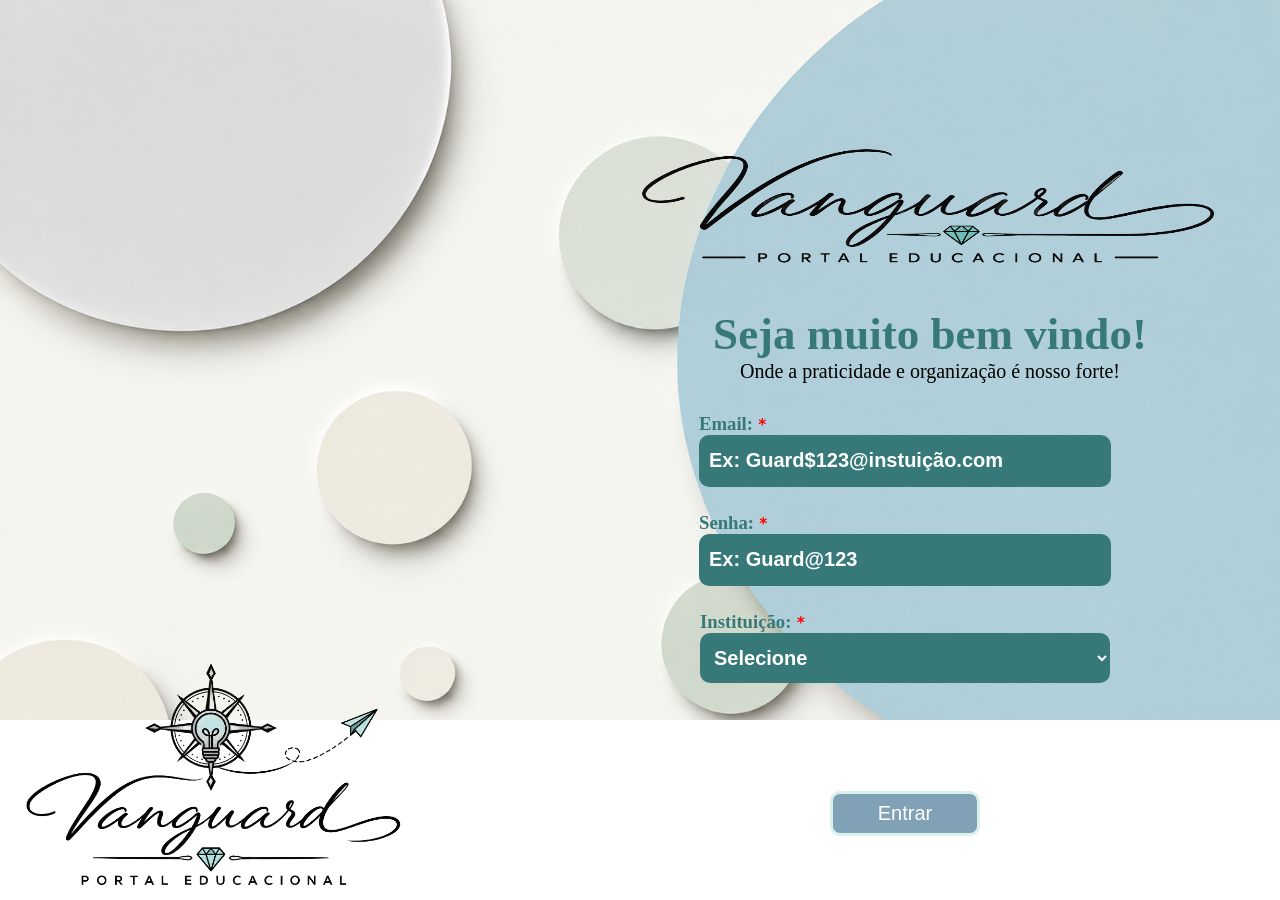
<file: frontend/index.html>
<!DOCTYPE html>
<html lang="pt-br">

<head>
    <meta charset="UTF-8">
    <meta name="viewport" content="width=device-width, initial-scale=1.0">
    <title>Document</title>
    <link rel="stylesheet" href="./css/style.css">
</head>

<body>

    <main>

        <div class="quadrado">
            <div class="Primeira_logo">
                <img class="img" src="./imagem/LOGO.png" alt="">
            </div>

            <div class="titulo">
                <div class="texto">
                    <h1>Seja muito bem vindo!</h1>
                    <p>Onde a praticidade e organização é nosso forte!</p>
                </div>
            </div>

            <div class="forms">

                <div class="espaco_forms">

                    <div class="primerio_input">
                        <h3>Email: <samp>*</samp></h3>
                        <input class="tamanho" type="email" placeholder="Ex: Guard$123@instuição.com">
                    </div>

                    <div class="primerio_input">
                        <h3>Senha: <samp>*</samp> </h3>
                        <input class="tamanho" type="password" placeholder="Ex: Guard@123">
                    </div>

                    <!-- <div class="primerio_input">
                        <h3>Instituição: <samp>*</samp></h3>
                        <input class="tamanho" type="text" placeholder="Selecione">
                    </div> -->

                    <div class="primerio_input">

                         <h3>Instituição: <samp>*</samp></h3>
                        <select class="tamanho_select" name="" id="">
                            <option value="Algo">Selecione</option>
                            <option value="Algo">Senai</option>
                            <option value="Algo">Sesi</option>
                            <option value="Algo">Viscondinho</option>
                        </select>


                    </div>


                </div>


                <div class="espaco_btn">
                    <button class="btn">Entrar</button>

                </div>



            </div>


        </div>

        <div class="segundo_quadrado">
            <img class="img_logo" src="./imagem/SEGUNDA_LOGO.png" alt="">
            
        </div>

    </main>

</body>

</html>
</file>
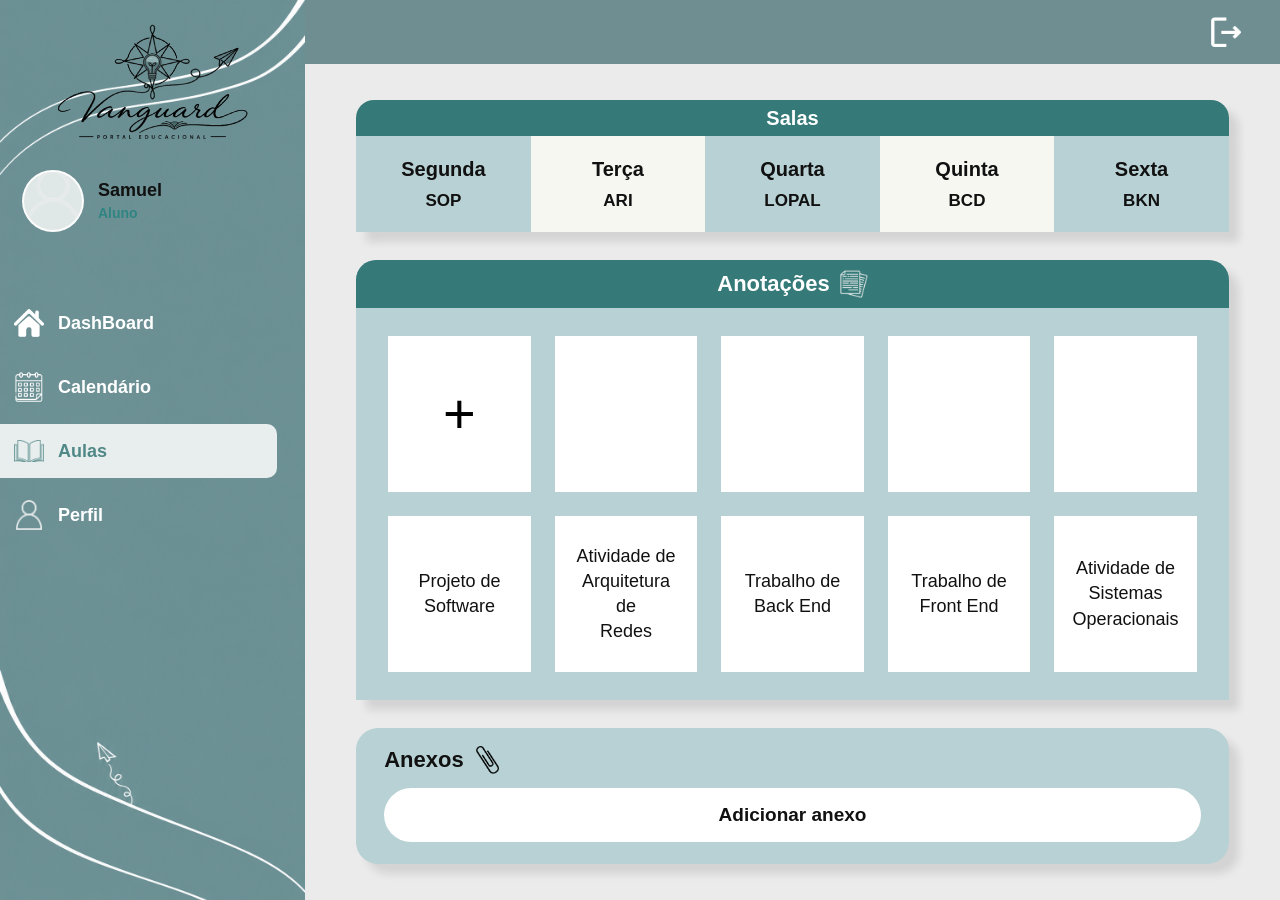
<file: frontend/aulas-aluno.html>
<!DOCTYPE html>
<html lang="pt-br">
<head>
    <meta charset="UTF-8">
    <meta name="viewport" content="width=device-width, initial-scale=1.0">
    <title>Aulas do aluno | Vanguard</title>
    <link rel="stylesheet" href="css/aulas-aluno.css">
</head>
<body>
    <div class="page-shell">
        <aside class="sidebar">
            <div class="brand-wrap">
                <img src="imagem/logo-maior.png" alt="Vanguard" class="brand-logo">
            </div>

            <div class="user-box">
                <div class="user-avatar">
                    <img src="imagem/perfil.png" alt="Samuel">
                </div>
                <div class="user-name-wrap">
                    <strong>Samuel</strong>
                    <span>Aluno</span>
                </div>
            </div>

            <nav class="side-nav" aria-label="Navegação principal">
                <a href="#" class="nav-item">
                    <img src="imagem/casa-branca.png" alt="" aria-hidden="true">
                    <span>DashBoard</span>
                </a>
                <a href="#" class="nav-item">
                    <img src="imagem/calendario-01.png" alt="" aria-hidden="true">
                    <span>Calendário</span>
                </a>
                <a href="#" class="nav-item active">
                    <img src="imagem/livro_01.png" alt="" aria-hidden="true">
                    <span>Aulas</span>
                </a>
                <a href="#" class="nav-item">
                    <img src="imagem/perfil.png" alt="" aria-hidden="true">
                    <span>Perfil</span>
                </a>
            </nav>
        </aside>

        <div class="main-column">
            <header class="topbar">
                <a href="#" class="logout" aria-label="Sair">
                    <img src="imagem/exit.png" alt="" aria-hidden="true">
                </a>
            </header>

            <main class="content-area">
                <div class="content-panel">
                    <h2 class="section-heading">Salas</h2>
                    <div class="room-tabs" aria-label="Salas">
                        <button class="tab">Segunda <span>SOP</span></button>
                        <button class="tab">Terça <span>ARI</span></button>
                        <button class="tab">Quarta <span>LOPAL</span></button>
                        <button class="tab">Quinta <span>BCD</span></button>
                        <button class="tab">Sexta <span>BKN</span></button>
                    </div>

                    <section class="notes-panel" aria-labelledby="anotacoes-title">
                        <h2 id="anotacoes-title"><span>Anotações</span><img src="imagem/anotacoes.png" alt="" aria-hidden="true"></h2>
                        <div class="notes-grid">
                            <article class="note-card add-card" aria-label="Adicionar anotação">
                                <span class="plus-sign">+</span>
                            </article>

                            <article class="note-card empty-card"></article>
                            <article class="note-card empty-card"></article>
                            <article class="note-card empty-card"></article>
                            <article class="note-card empty-card"></article>

                            <article class="note-card">
                                <p>Projeto de <br>Software</p>
                            </article>

                            <article class="note-card">
                                <p>Atividade de <br>Arquitetura de<br>Redes</p>
                            </article>

                            <article class="note-card">
                                <p>Trabalho de <br>Back End</p>
                            </article>

                            <article class="note-card">
                                <p>Trabalho de <br>Front End</p>
                            </article>

                            <article class="note-card">
                                <p>Atividade de <br>Sistemas<br>Operacionais</p>
                            </article>
                        </div>
                    </section>

                    <section class="attachments-panel" aria-labelledby="anexos-title">
                        <h2 id="anexos-title"><span>Anexos</span><img src="imagem/anexo.png" alt="" aria-hidden="true"></h2>
                        <button class="add-attachment" type="button">Adicionar anexo</button>
                    </section>
                </div>
            </main>
        </div>
    </div>
</body>
</html>
</file>
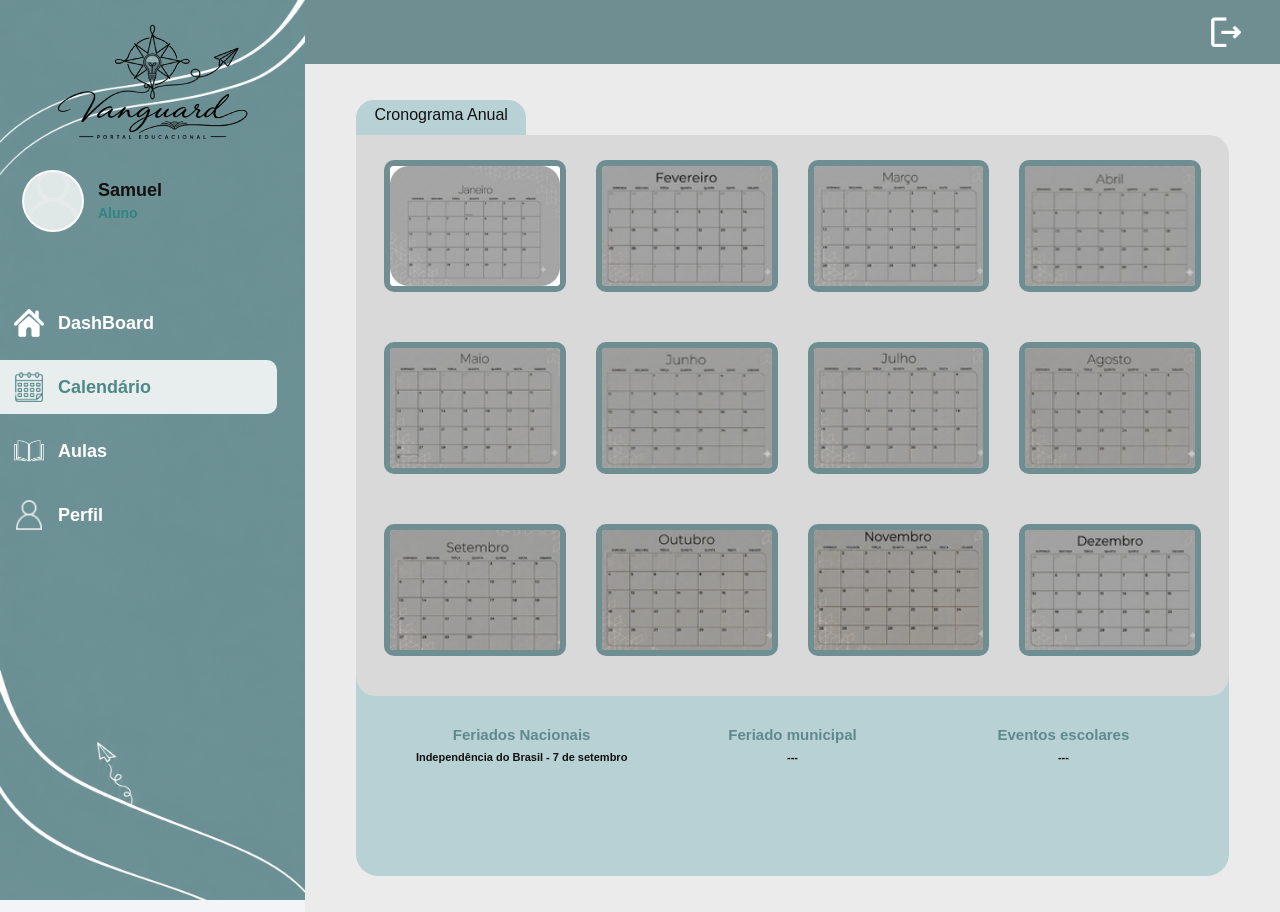
<file: frontend/calendario-aluno.html>
<!DOCTYPE html>
<html lang="pt-br">
<head>
    <meta charset="UTF-8">
    <meta name="viewport" content="width=device-width, initial-scale=1.0">
    <title>Calendário do aluno | Vanguard</title>
    <link rel="stylesheet" href="css/calendario-aluno.css">
</head>
<body>
    <div class="page-shell">
        <aside class="sidebar">
            <div class="brand-wrap">
                <img src="imagem/logo-maior.png" alt="Vanguard" class="brand-logo">
            </div>

            <div class="user-box">
                <div class="user-avatar">
                    <img src="imagem/perfil.png" alt="Samuel">
                </div>
                <div class="user-name-wrap">
                    <strong>Samuel</strong>
                    <span>Aluno</span>
                </div>
            </div>

            <nav class="side-nav" aria-label="Navegação principal">
                <a href="#" class="nav-item">
                    <img src="imagem/casa-branca.png" alt="" aria-hidden="true">
                    <span>DashBoard</span>
                </a>
                <a href="#" class="nav-item active">
                    <img src="imagem/calendario_01.png" alt="" aria-hidden="true">
                    <span>Calendário</span>
                </a>
                <a href="#" class="nav-item">
                    <img src="imagem/livro-branco.png" alt="" aria-hidden="true">
                    <span>Aulas</span>
                </a>
                <a href="#" class="nav-item">
                    <img src="imagem/perfil.png" alt="" aria-hidden="true">
                    <span>Perfil</span>
                </a>
            </nav>
        </aside>

        <div class="main-column">
            <header class="topbar">
                <a href="#" class="logout" aria-label="Sair">
                    <img src="imagem/exit.png" alt="" aria-hidden="true">
                </a>
            </header>

            <main class="content-area">
                <div class="caixa-top">Cronograma Anual</div>
                <div class="caixa-maior">
                    <div class="caixa-dentro"><img src="imagem/calendario-janeiro.png" alt="Janeiro"></div>
                    <div class="caixa-dentro"><img src="imagem/calendario-fevereiro.png" alt="Fevereiro"></div>
                    <div class="caixa-dentro"><img src="imagem/calendario-marco.png" alt="Março"></div>
                    <div class="caixa-dentro"><img src="imagem/calendario-abril.png" alt="Abril"></div>
                    <div class="caixa-dentro"><img src="imagem/calendario-maio.png" alt="Maio"></div>
                    <div class="caixa-dentro"><img src="imagem/calendario-junho.png" alt="Junho"></div>
                    <div class="caixa-dentro"><img src="imagem/calendario-julho.png" alt="Julho"></div>
                    <div class="caixa-dentro"><img src="imagem/calendario-agosto.png" alt="Agosto"></div>
                    <div class="caixa-dentro"><img src="imagem/calendario-setembro.png" alt="Setembro"></div>
                    <div class="caixa-dentro"><img src="imagem/calendario-outubro.png" alt="Outubro"></div>
                    <div class="caixa-dentro"><img src="imagem/calendario-novembro.png" alt="Novembro"></div>
                    <div class="caixa-dentro"><img src="imagem/calendario-dezembro.png" alt="Dezembro"></div>
                </div>
                <div class="caixa-baixo">
                    <div>
                        <h3>Feriados Nacionais</h3>
                        <p>Independência do Brasil - 7 de setembro</p>
                    </div>
                    <div>
                        <h3>Feriado municipal</h3>
                        <p>---</p>
                    </div>
                    <div>
                        <h3>Eventos escolares</h3>
                        <p>---</p>
                    </div>
                </div>
            </main>
        </div>
    </div>
</body>
</html>
</file>
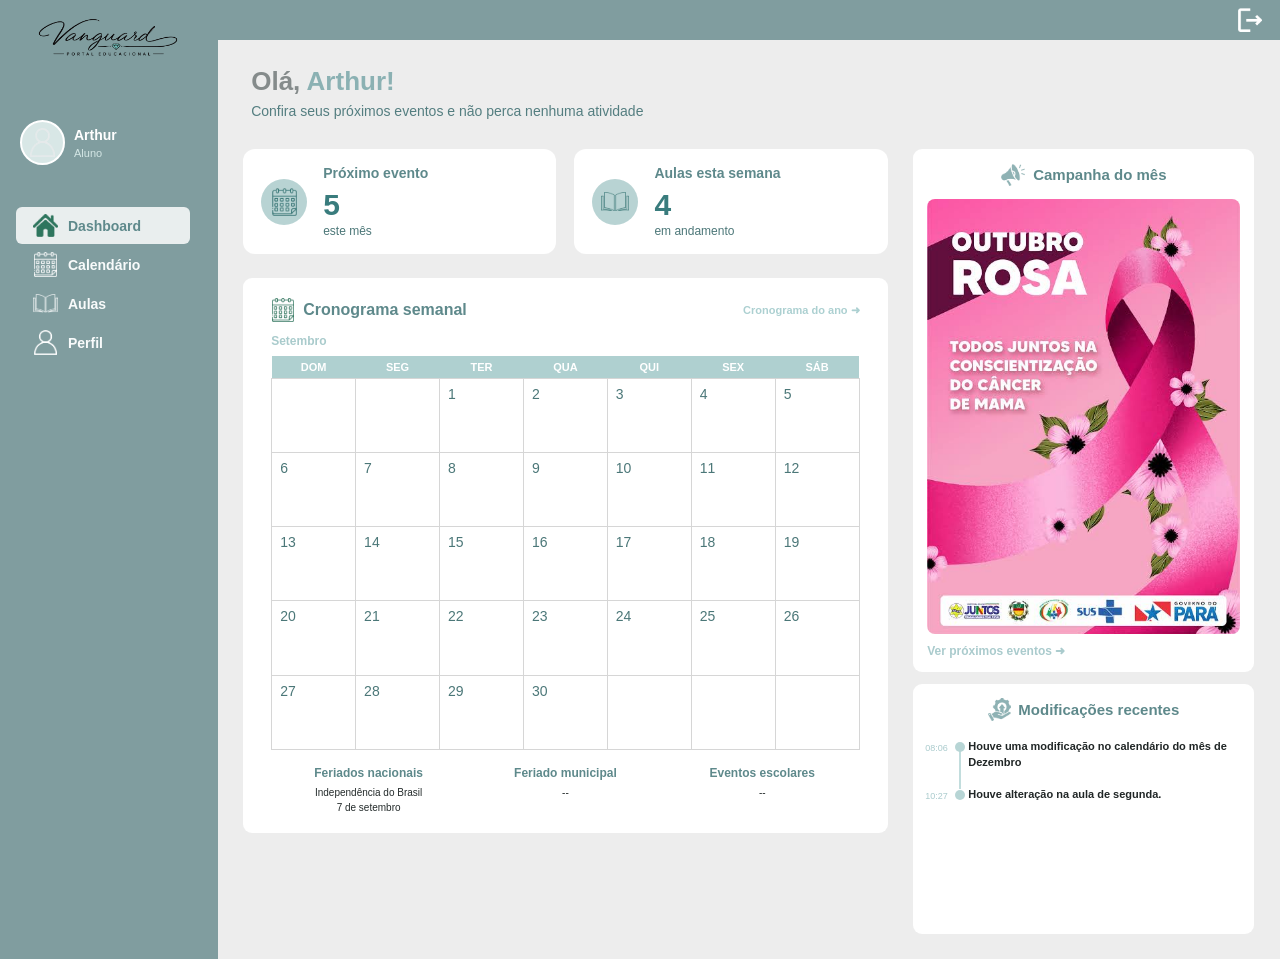
<file: frontend/dash-aluno.html>
<!DOCTYPE html>
<html lang="pt-br">

<head>
    <meta charset="UTF-8">
    <meta name="viewport" content="width=device-width, initial-scale=1.0">
    <title>Dashboard do aluno | Vanguard</title>
    <link rel="stylesheet" href="css/dash-aluno.css">
</head>

<body>
    <aside class="sidebar">
        <a class="brand" href="#inicio" aria-label="Vanguard, início">
            <img src="imagem/LOGO.png" alt="Vanguard, portal educacional">
        </a>

        <div class="student">
            <div class="student-avatar" aria-hidden="true"><img src="imagem/perfil.png" alt=""></div>
            <div>
                <strong>Arthur</strong>
                <span>Aluno</span>
            </div>
        </div>

        <nav class="navigation" aria-label="Navegação principal">
            <a class="active" href="#inicio"><img src="imagem/casa-verde.png" alt="">Dashboard</a>
            <a href="#calendario"><img src="imagem/calendario-verde.png" alt="">Calendário</a>
            <a href="#aulas"><img src="imagem/livro-branco.png" alt="">Aulas</a>
            <a href="#perfil"><img src="imagem/perfil.png" alt="">Perfil</a>
        </nav>
    </aside>

    <main class="page" id="inicio">
        <header class="topbar">
            <a class="logout" href="#sair" aria-label="Sair" title="Sair"><img src="imagem/exit.png" alt=""></a>
        </header>

        <div class="dashboard">
            <section class="welcome" aria-label="Boas-vindas">
                <h1>Olá, <span>Arthur!</span></h1>
                <p>Confira seus próximos eventos e não perca nenhuma atividade</p>
            </section>

            <div class="dashboard-grid">
                <div class="primary-column">
                    <section class="summary" aria-label="Resumo">
                        <article class="summary-card">
                            <div class="summary-icon"><img src="imagem/calendario_01.png" alt=""></div>
                            <div>
                                <h2>Próximo evento</h2>
                                <p class="summary-number">5</p>
                                <p class="summary-caption">este mês</p>
                            </div>
                        </article>
                        <article class="summary-card">
                            <div class="summary-icon"><img src="imagem/livro_01.png" alt=""></div>
                            <div>
                                <h2>Aulas esta semana</h2>
                                <p class="summary-number">4</p>
                                <p class="summary-caption">em andamento</p>
                            </div>
                        </article>
                    </section>

                    <section class="calendar-panel" id="calendario" aria-labelledby="calendar-title">
                        <div class="panel-heading">
                            <h2 id="calendar-title"><img src="imagem/calendario-verde.png" alt="">Cronograma semanal</h2>
                            <a href="#calendario">Cronograma do ano <span aria-hidden="true">➜</span></a>
                        </div>
                        <p class="month-label">Setembro</p>
                        <table class="calendar-grid" aria-label="Calendário de setembro de 2026">
                            <thead>
                                <tr>
                                    <th scope="col">Dom</th>
                                    <th scope="col">Seg</th>
                                    <th scope="col">Ter</th>
                                    <th scope="col">Qua</th>
                                    <th scope="col">Qui</th>
                                    <th scope="col">Sex</th>
                                    <th scope="col">Sáb</th>
                                </tr>
                            </thead>
                            <tbody>
                                <tr>
                                    <td class="empty" aria-hidden="true"></td>
                                    <td class="empty" aria-hidden="true"></td>
                                    <td><time datetime="2026-09-01">1</time></td>
                                    <td><time datetime="2026-09-02">2</time></td>
                                    <td><time datetime="2026-09-03">3</time></td>
                                    <td><time datetime="2026-09-04">4</time></td>
                                    <td><time datetime="2026-09-05">5</time></td>
                                </tr>
                                <tr>
                                    <td><time datetime="2026-09-06">6</time></td>
                                    <td><time datetime="2026-09-07">7</time></td>
                                    <td><time datetime="2026-09-08">8</time></td>
                                    <td><time datetime="2026-09-09">9</time></td>
                                    <td><time datetime="2026-09-10">10</time></td>
                                    <td><time datetime="2026-09-11">11</time></td>
                                    <td><time datetime="2026-09-12">12</time></td>
                                </tr>
                                <tr>
                                    <td><time datetime="2026-09-13">13</time></td>
                                    <td><time datetime="2026-09-14">14</time></td>
                                    <td><time datetime="2026-09-15">15</time></td>
                                    <td><time datetime="2026-09-16">16</time></td>
                                    <td><time datetime="2026-09-17">17</time></td>
                                    <td><time datetime="2026-09-18">18</time></td>
                                    <td><time datetime="2026-09-19">19</time></td>
                                </tr>
                                <tr>
                                    <td><time datetime="2026-09-20">20</time></td>
                                    <td><time datetime="2026-09-21">21</time></td>
                                    <td><time datetime="2026-09-22">22</time></td>
                                    <td><time datetime="2026-09-23">23</time></td>
                                    <td><time datetime="2026-09-24">24</time></td>
                                    <td><time datetime="2026-09-25">25</time></td>
                                    <td><time datetime="2026-09-26">26</time></td>
                                </tr>
                                <tr>
                                    <td><time datetime="2026-09-27">27</time></td>
                                    <td><time datetime="2026-09-28">28</time></td>
                                    <td><time datetime="2026-09-29">29</time></td>
                                    <td><time datetime="2026-09-30">30</time></td>
                                    <td class="empty" aria-hidden="true"></td>
                                    <td class="empty" aria-hidden="true"></td>
                                    <td class="empty" aria-hidden="true"></td>
                                </tr>
                            </tbody>
                        </table>
                        <div class="calendar-legend">
                            <div><strong>Feriados nacionais</strong><span>Independência do Brasil<br>7 de setembro</span></div>
                            <div><strong>Feriado municipal</strong><span>--</span></div>
                            <div><strong>Eventos escolares</strong><span>--</span></div>
                        </div>
                    </section>
                </div>

                <aside class="right-column" aria-label="Avisos e atualizações">
                    <section class="campaign-panel">
                        <h2><img src="imagem/comunicado.png" alt="">Campanha do mês</h2>
                        <img class="campaign-image" src="imagem/evento_01.jpg" alt="Campanha Setembro Amarelo">
                        <a class="campaign-link" href="#eventos">Ver próximos eventos <span aria-hidden="true">➜</span></a>
                    </section>

                    <section class="updates-panel" id="aulas">
                        <h2><img class="updates-icon" src="imagem/modificacoes.png" alt="">Modificações recentes</h2>
                        <ol class="updates-list">
                            <li><time datetime="08:06">08:06</time><p>Houve uma modificação no calendário do mês de Dezembro</p></li>
                            <li><time datetime="10:27">10:27</time><p>Houve alteração na aula de segunda.</p></li>
                        </ol>
                    </section>
                </aside>
            </div>
        </div>
    </main>
</body>
</html>
</file>
<file: frontend/css/style.css>
body {
    background-image: url(../imagem/Círculos\ pastel\ em\ camadas.png);
    background-repeat: no-repeat;
    background-size: cover;
}

.quadrado {
    height: 100%;
    width: 700px;
    /* background-color: #ff0100; */
    color: white;

    position: fixed;
    right: 0;
    /* margin: px; */
    margin-top: 0;
}

input, select {
    padding-left: 10px;
    color: white;            
    font-family: Arial;     
    font-size: 18px;        
    font-weight: bold;       
}



.Primeira_logo {
    height: 200px;
    width: 100%;
    margin-top: 100px;

    /* background-color: rgb(218, 123, 0); */
    display: flex;
    justify-content: center;
    align-items: center;
}

.img {
    height: 150px;
    width: 600px;
}

.texto {
    display: flex;
    justify-content: center;
    align-items: center;
    flex-direction: column;
    gap: 0;

}

.texto h1 {
    margin: 0;
    font-size: 45px;
    font-family: Georgia, 'Times New Roman', Times, serif;
    color: #377979;
}

.texto p {
    margin: 0;
    font-size: 20px;
    color: black;
}

.forms {
    margin-top: 15px;
    height: 600px;
    width: 650px;
    /* background-color: blueviolet; */
    display: flex;
    /* justify-content: center; */
    flex-direction: column;
    /* align-items: center; */
    gap: 25px;

}


.espaco_forms {
    height: 300px;
    width: 100%;
    display: flex;
    justify-content: center;
    align-items: center;
    flex-direction: column;
    gap: 25px;
    /* background-color: aqua; */
}

.primerio_input {
    display: flex;
    /* justify-content: center; */
    /* align-items: center; */
    flex-direction: column;
}

.primerio_input h3 {
    margin: 0;
}

.tamanho {
    height: 50px;
    width: 400px;
    border-radius: 10px;
    border: none;
    background-color: #377979;
}

.espaco_btn {
    display: flex;
    justify-content: center;
    align-items: center;
    margin-top: 40px;
    height: 100px;
    width: 100%;
    /* background-color: aqua; */
}

.btn {
    height: 45px;
    width: 150px;
    border-radius: 10px;
    border: none;
    font-size: 20px;
    color: white;
    background-color: rgb(128, 161, 182);
    cursor: pointer;
    transition: 0.3s;
    border: solid 3px rgb(219, 241, 238);
}

.btn:hover{
    background-color: #377979;
    color:white;


}

::placeholder {
    color: white;
    font-size: 20px;
    display: flex;
    justify-content: center;
}

h3 {
    color: #377979;
}

samp {
    color: red;
}

.tamanho_select {
    height: 50px;
    width: 410px;
    border-radius: 10px;
    border: none;
    background-color: #377979;
    color: white;
    font-size: 20px;
}

.segundo_quadrado {
    position: fixed;
    bottom: 0;
    left: 0;
    height: 500px;
    width: 500px;
    /* background-color: black; */

    display: flex;
    align-items: center;

}

.img_logo{
    margin-left: 11px;
    margin-top: 250px;
    /* height: 200px; */
    width: 400px;
}
</file>
<file: frontend/css/aulas-aluno.css>
:root {
    --frame-bg: #f3f4f8;
    --bg: #ebebeb;
    --sidebar-bg: #6e8e92;
    --teal-dark: #357a78;
    --teal-light: #b7d1d4;
    --cream: #f7f7f2;
    --line: #1f1f1f;
    --text: #111;
    --white: #fff;
}

* {
    box-sizing: border-box;
    margin: 0;
    padding: 0;
}

html,
body {
    min-height: 100%;
}

body {
    background: var(--frame-bg);
    color: var(--text);
    font-family: "Open Sans", "Segoe UI", Tahoma, sans-serif;
}

img {
    display: block;
    max-width: 100%;
}

button {
    font: inherit;
}

.page-shell {
    display: flex;
    min-height: 100vh;
}

.sidebar {
    background-image: url("../imagem/sidebar-user-1.png");
    background-size: cover;
    position: relative;
    width: 305px;
    flex-shrink: 0;
    padding: 16px 0 24px;
    overflow: hidden;
}

.sidebar::before,
.sidebar::after {
    /* content: "";
    position: absolute;
    border: 2px solid rgba(255, 255, 255, 0.55);
    border-radius: 50%;
    pointer-events: none; */
}

.sidebar::before {
    /* width: 360px;
    height: 300px;
    left: -150px;
    bottom: -90px;
    transform: rotate(-18deg); */
}

.sidebar::after {
    /* width: 300px;
    height: 260px;
    right: -120px;
    top: -140px;
    transform: rotate(20deg);
    border-color: rgba(255, 255, 255, 0.7); */
}

.brand-wrap {
    position: relative;
    z-index: 1;
    display: flex;
    align-items: center;
    justify-content: center;
    min-height: 130px;
}

.brand-logo {
    width: 190px;
    height: auto;
}

.user-box {
    position: relative;
    z-index: 1;
    display: flex;
    align-items: center;
    gap: 14px;
    margin-top: 24px;
    padding: 0 22px;
}

.user-avatar {
    width: 62px;
    height: 62px;
    flex-shrink: 0;
    border-radius: 50%;
    overflow: hidden;
    background: #dfe8e6;
    border: 2px solid rgba(255, 255, 255, 0.9);
}

.user-avatar img {
    width: 100%;
    height: 100%;
    object-fit: cover;
}

.user-name-wrap {
    display: flex;
    flex-direction: column;
    gap: 6px;
}

.user-name-wrap strong {
    color: #111;
    font-size: 18px;
    font-weight: 700;
    line-height: 1;
}

.user-name-wrap span {
    color: #2f8582;
    font-size: 14px;
    font-weight: 700;
}

.side-nav {
    position: relative;
    z-index: 1;
    display: flex;
    flex-direction: column;
    gap: 10px;
    margin-top: 64px;
}

.nav-item {
    display: flex;
    align-items: center;
    gap: 14px;
    min-height: 54px;
    margin-right: 28px;
    padding: 0 14px;
    border-radius: 0 8px 8px 0;
    color: var(--white);
    text-decoration: none;
    font-size: 18px;
    font-weight: 700;
}

.nav-item:hover {
    display: flex;
    align-items: center;
    gap: 14px;
    min-height: 54px;
    margin-right: 28px;
    padding: 0 14px;
    border-radius: 0 8px 8px 0;
    color: var(--white);
    background: rgba(255, 255, 255, 0.2);
    text-decoration: none;
    font-size: 18px;
    font-weight: 700;
}

.nav-item img {
    width: 30px;
    height: 30px;
    object-fit: contain;
    flex-shrink: 0;
}

.nav-item.active {
    background: #e8eeee;
    color: #4f8886;
    border-radius: 0px 10px 10px 0px;
}

.main-column {
    flex: 1;
    min-width: 0;
    min-height: 100vh;
    display: flex;
    flex-direction: column;
}

.topbar {
    height: 64px;
    flex-shrink: 0;
    background: var(--sidebar-bg);
    display: flex;
    align-items: center;
    justify-content: flex-end;
    padding: 0 32px;
}

.logout {
    display: flex;
    align-items: center;
    justify-content: center;
    width: 44px;
    height: 44px;
}

.logout img {
    width: 30px;
    height: 30px;
    object-fit: contain;
}

.content-area {
    flex: 1;
    min-width: 0;
    display: flex;
    background: var(--bg);
    padding: clamp(24px, 4vh, 48px) clamp(24px, 4vw, 64px);
}

.content-panel {
    width: 100%;
    min-height: 100%;
    display: flex;
    flex-direction: column;
}

.section-heading {
    width: 100%;
    min-height: 36px;
    margin: 0 auto;
    background: var(--teal-dark);
    color: var(--white);
    font-size: 20px;
    font-weight: 700;
    line-height: 36px;
    text-align: center;
    border-radius: 18px 18px 0 0;
    box-shadow: 10px 10px 8px rgba(0, 0, 0, 0.1);
}

.room-tabs {
    display: grid;
    grid-template-columns: repeat(5, minmax(0, 1fr));
    width: 100%;
    margin: 0 auto 28px;
    box-shadow: 10px 10px 8px rgba(0, 0, 0, 0.1);
}

.tab {
    appearance: none;
    border: 0;
    background: var(--teal-light);
    color: var(--text);
    font-weight: 700;
    font-size: 20px;
    min-height: 96px;
    padding: 10px;
    display: flex;
    flex-direction: column;
    justify-content: center;
    align-items: center;
    gap: 10px;
    cursor: pointer;
}

.tab:last-child {
    border-right: 0;
}

.tab:nth-child(even) {
    background: var(--cream);
}

.tab span {
    display: block;
    font-size: 17px;
}

.notes-panel {
    width: 100%;
    flex: 1;
    display: flex;
    flex-direction: column;
    margin: 0 auto;
    background: var(--teal-light);
    border-radius: 20px 20px 0 0;
    overflow: hidden;
    box-shadow: 10px 10px 8px rgba(0, 0, 0, 0.1);
}

.notes-panel h2,
.attachments-panel h2 {
    display: flex;
    align-items: center;
    gap: 10px;
    color: var(--text);
    font-size: 22px;
    font-weight: 600;
    line-height: 1;
}

.notes-panel h2 {
    justify-content: center;
    min-height: 48px;
    background: var(--teal-dark);
    color: var(--white);
}

.notes-panel h2 img,
.attachments-panel h2 img {
    width: 28px;
    height: 28px;
    object-fit: contain;
}

.notes-grid {
    flex: 1;
    display: grid;
    grid-template-columns: repeat(5, minmax(0, 1fr));
    grid-auto-rows: minmax(130px, 1fr);
    gap: 24px;
    padding: 28px 32px;
}

.note-card {
    display: flex;
    align-items: center;
    justify-content: center;
    min-height: 130px;
    background: var(--white);
    color: var(--text);
    text-align: center;
    padding: 16px;
    font-size: 18px;
    line-height: 1.4;
    border: 0;
}

.note-card.add-card { width:100%; font-family:inherit; cursor:pointer; }
.note-card.saved-note { position:relative; flex-direction:column; align-items:stretch; justify-content:flex-start; gap:8px; overflow:hidden; text-align:left; }
.saved-note > strong { overflow-wrap:anywhere; color:var(--teal-dark); font-size:16px; }
.saved-note > p { flex:1; overflow:auto; overflow-wrap:anywhere; white-space:normal; font-size:14px; }
.saved-note > small { color:#607675; font-size:11px; }
.note-actions { display:flex; align-items:center; justify-content:flex-end; gap:8px; }
.note-actions form { margin:0; }
.note-actions button { padding:4px 8px; border:0; border-radius:6px; background:#e6eeee; color:#315f60; font-size:12px; font-weight:700; cursor:pointer; }
.note-actions .note-delete { background:#f8e5e5; color:#8c3333; }
.note-dialog { position:fixed; inset:50% auto auto 50%; transform:translate(-50%,-50%); width:min(520px,calc(100vw - 32px)); max-width:none; max-height:calc(100vh - 32px); margin:0; padding:0; overflow:auto; border:0; border-radius:18px; background:#fff; color:var(--text); box-shadow:0 22px 70px rgba(16,47,46,.32); }
.note-dialog[open] { display:block; }
.note-dialog::backdrop { background:#14282799; backdrop-filter:blur(3px); }
.note-form { display:grid; gap:9px; padding:26px; }
.note-form h3 { margin:-26px -26px 12px; padding:20px 26px; border-bottom:1px solid #e0ebea; background:linear-gradient(135deg,#edf6f5,#fff); color:var(--teal-dark); font-size:21px; }
.note-form label { color:#365251; font-size:14px; font-weight:700; }
.note-form input,.note-form textarea { width:100%; padding:11px 12px; border:1px solid #c8d7d6; border-radius:8px; background:#fbfdfd; color:var(--text); font:inherit; }
.note-form textarea { resize:vertical; }
.note-form-actions { display:flex; justify-content:flex-end; gap:10px; margin-top:8px; }
.note-form-actions button { min-height:40px; padding:0 14px; border:0; border-radius:8px; background:var(--teal-dark); color:#fff; font-weight:700; cursor:pointer; }
.note-form-actions .dialog-cancelar { background:#e8eeee; color:#315f60; }
.actions-feedback { margin:0 0 12px; padding:10px 14px; border-radius:8px; }
.actions-feedback.sucesso { background:#e2f3e7; color:#216b3b; }
.actions-feedback.erro { background:#f9e7e7; color:#8c3333; }

.note-card:hover {
    display: flex;
    align-items: center;
    justify-content: center;
    min-height: 130px;
    background: #ffffffc4;
    color: var(--text);
    text-align: center;
    padding: 16px;
    font-size: 18px;
    line-height: 1.4;
    cursor: pointer;
}

.note-card:active {
    display: flex;
    align-items: center;
    justify-content: center;
    min-height: 130px;
    background: #ffffffc4;
    color: var(--text);
    text-align: center;
    padding: 16px;
    font-size: 18px;
    line-height: 1.4;
    cursor: pointer;
}

.note-card.saved-note:hover,.note-card.saved-note:active { align-items:stretch; justify-content:flex-start; background:var(--white); text-align:left; cursor:default; }


.note-card p {
    max-width: 100%;
}

.plus-sign {
    font-size: 56px;
    line-height: 1;
    font-weight: 500;
    color: #000;
}

.attachments-panel {
    width: 100%;
    margin: 28px auto 0;
    background: var(--teal-light);
    box-shadow: 10px 10px 8px rgba(0, 0, 0, 0.1);
    border-radius: 22px;
    padding: 16px 28px 22px;
}

.attachments-panel h2 {
    min-height: 32px;
}

.add-attachment {
    display: block;
    width: 100%;
    min-height: 54px;
    margin-top: 12px;
    background: var(--white);
    border: 0;
    border-radius: 28px;
    color: var(--text);
    font-size: 19px;
    font-weight: 700;
    cursor: pointer;
}

.add-attachment:hover { background:#f4fbfa; color:var(--teal-dark); }
.attachment-help { display:block; margin-top:8px; color:#506968; text-align:center; font-size:12px; }
.attachment-list { display:grid; gap:8px; margin:14px 0 0; padding:0; list-style:none; }
.attachment-item { display:flex; align-items:center; justify-content:space-between; gap:12px; min-width:0; padding:10px 14px; border-radius:10px; background:#fff; }
.attachment-item > a { display:flex; min-width:0; flex:1; align-items:center; justify-content:space-between; gap:12px; color:#315f60; font-weight:700; text-decoration:none; overflow-wrap:anywhere; }
.attachment-item > a:hover { text-decoration:underline; }
.attachment-item small { flex:0 0 auto; color:#687978; font-size:11px; font-weight:400; }
.attachment-item form { margin:0; }
.attachment-item button { width:30px; height:30px; border:0; border-radius:50%; background:#f8e5e5; color:#8c3333; font-size:20px; cursor:pointer; }
.attachments-empty { margin-top:14px; color:#506968; text-align:center; font-size:13px; }

@media (max-width: 980px) {
    .sidebar {
        width: 210px;
    }

    .nav-item {
        font-size: 16px;
    }

    .notes-grid {
        grid-template-columns: repeat(3, minmax(0, 1fr));
    }

    .room-tabs {
        grid-template-columns: repeat(5, minmax(100px, 1fr));
        overflow-x: auto;
    }
}

@media (max-width: 700px) {
    .page-shell {
        flex-direction: column;
    }

    .sidebar {
        width: 100%;
        padding: 10px 16px 16px;
    }

    .brand-wrap {
        min-height: 78px;
    }

    .brand-logo {
        width: 140px;
    }

    .user-box {
        position: absolute;
        top: 16px;
        right: 12px;
        margin: 0;
        padding: 0;
    }

    .user-avatar {
        width: 46px;
        height: 46px;
    }

    .user-name-wrap strong {
        font-size: 15px;
    }

    .user-name-wrap span {
        font-size: 12px;
    }

    .side-nav {
        display: grid;
        grid-template-columns: repeat(4, minmax(0, 1fr));
        gap: 6px;
        margin-top: 10px;
    }

    .nav-item {
        justify-content: center;
        gap: 6px;
        min-height: 48px;
        margin: 0;
        padding: 4px;
        border-radius: 8px;
        font-size: 13px;
    }

    .nav-item img {
        width: 24px;
        height: 24px;
    }

    .main-column {
        min-height: auto;
    }

    .topbar {
        height: 52px;
    }

    .content-area {
        min-height: calc(100vh - 230px);
        padding: 20px 16px 24px;
    }

    .content-panel {
        min-height: 0;
    }

    .section-heading {
        font-size: 18px;
    }

    .room-tabs {
        grid-template-columns: repeat(2, minmax(0, 1fr));
        overflow: visible;
        margin-bottom: 20px;
    }

    .tab {
        min-height: 78px;
        border-bottom: 2px solid var(--line);
        font-size: 17px;
    }

    .tab span {
        font-size: 15px;
    }

    .notes-panel {
        flex: none;
    }

    .notes-grid {
        grid-template-columns: repeat(2, minmax(0, 1fr));
        grid-auto-rows: minmax(120px, auto);
        gap: 14px;
        padding: 18px;
    }

    .note-card {
        min-height: 120px;
        padding: 12px;
        font-size: 16px;
    }

    .attachments-panel {
        margin-top: 20px;
        padding: 14px 18px 18px;
    }

    .attachments-panel h2,
    .notes-panel h2 {
        font-size: 19px;
    }
}

@media (max-width: 420px) {
    .user-box {
        right: 6px;
    }

    .user-name-wrap {
        display: none;
    }

    .content-area {
        padding-right: 12px;
        padding-left: 12px;
    }

    .notes-grid {
        padding: 14px;
        gap: 10px;
    }
}
</file>
<file: frontend/css/calendario-aluno.css>
:root {
    --frame-bg: #f3f4f8;
    --bg: #ebebeb;
    --sidebar-bg: #6e8e92;
    --teal-dark: #357a78;
    --teal-light: #b7d1d4;
    --cream: #f7f7f2;
    --line: #1f1f1f;
    --text: #111;
    --white: #fff;
}

* {
    box-sizing: border-box;
    margin: 0;
    padding: 0;
}

html,
body {
    min-height: 100%;
}

body {
    background: var(--frame-bg);
    color: var(--text);
    font-family: "Open Sans", "Segoe UI", Tahoma, sans-serif;
}

img {
    display: block;
    max-width: 100%;
}

button {
    font: inherit;
}

.page-shell {
    display: flex;
    min-height: 100vh;
}

.caixa-top {
    width: 170px;
    height: 35px;
    padding-top: 6px;
    font-size: 16px;
    text-align: center;
    border-radius: 18px 18px 0 0;
    background-color: var(--teal-light);
}

.caixa-maior {
    position: relative;
    z-index: 1;
    display: grid;
    grid-template-columns: repeat(4, minmax(0, 1fr));
    gap: 50px 30px;
    padding: 25px 28px 40px;
    background-color: #d9d9d9;
    border-radius: 0 20px 20px 20px;
}

.caixa-dentro {
    aspect-ratio: 11 / 8;
    border: 6px solid var(--sidebar-bg);
    border-radius: 10px;
    overflow: hidden;
    background-color: #bdbdbd;
    cursor: pointer;
}

.caixa-dentro img {
    width: 100%;
    height: 100%;
    object-fit: cover;
}

.month-card { position:relative; display:block; }
.month-card:hover,.month-card:focus-visible { outline:4px solid #357a78; outline-offset:2px; }
.month-event-count { position:absolute; right:8px; bottom:8px; padding:5px 9px; border-radius:20px; background:#173d3ddd; color:#fff; font-size:11px; font-weight:700; }
.month-detail-heading { width:100%; height:auto; padding:12px 18px; border-radius:14px; color:#fff; font-size:20px; font-weight:700; text-align:left; }
.month-detail-toolbar { display:flex; align-items:center; justify-content:center; gap:24px; margin:18px auto 8px; color:#315f60; font-size:22px; font-weight:700; }
.month-detail-toolbar a { display:grid; width:40px; height:40px; place-items:center; border-radius:50%; background:#d8e8e7; color:#315f60; font-size:30px; line-height:1; text-decoration:none; }
.month-detail-toolbar a:hover { background:#357a78; color:#fff; }
.calendar-back { display:inline-block; margin:0 0 18px; color:#357a78; font-weight:700; text-decoration:none; }
.calendar-back:hover { text-decoration:underline; }
.month-detail-layout { display:grid; grid-template-columns:minmax(0,1.6fr) minmax(250px,.9fr); gap:20px; align-items:start; }
.month-detail-calendar,.month-events-panel,.annual-agenda { padding:18px; border-radius:16px; background:#fff; box-shadow:0 8px 22px rgba(20,61,60,.08); }
.student-month-grid { width:100%; border-collapse:collapse; table-layout:fixed; text-align:center; }
.student-month-grid th { height:40px; background:#357a78; color:#fff; font-size:13px; }
.student-month-grid td { height:88px; padding:7px; border:1px solid #dce7e6; color:#315f60; text-align:left; vertical-align:top; }
.student-month-grid td.empty { background:#f6f8f8; }
.student-month-grid td.has-events { background:#edf6f5; }
.student-month-grid td.has-holiday { box-shadow:inset 0 3px #dc9a54; }
.student-month-grid td time { display:inline-flex; min-width:25px; height:25px; align-items:center; justify-content:center; border-radius:50%; font-weight:700; }
.day-event-count { display:block; margin-top:8px; color:#357a78; font-size:11px; font-weight:700; }
.month-events-panel h2,.annual-agenda h2 { margin:0 0 14px; color:#315f60; font-size:18px; }
.month-events-panel ul,.annual-agenda ul { display:grid; gap:9px; margin:0; padding:0; list-style:none; }
.calendar-event { display:grid; grid-template-columns:minmax(75px,auto) 1fr; gap:10px; padding:11px; border:1px solid #e2ebea; border-radius:10px; background:#fbfdfd; }
.calendar-event.holiday-event { border-left:4px solid #dc9a54; }
.calendar-event time { color:#357a78; font-size:12px; font-weight:700; white-space:nowrap; }
.calendar-event strong { display:block; color:#263f3e; font-size:14px; }
.calendar-event p,.calendar-event small { display:block; margin:4px 0 0; color:#617472; font-size:12px; line-height:1.45; }
.calendar-empty,.calendar-loading { color:#657977; font-size:14px; }
.annual-agenda { margin-top:20px; }
.calendar-error { margin-top:14px; padding:10px 14px; border-radius:9px; background:#fae8e8; color:#8c3333; }
.dashboard-month-events { margin-top:14px; }
.dashboard-month-events h3 { margin-bottom:8px; color:#357a78; font-size:13px; }
.dashboard-month-events ul { display:grid; gap:5px; max-height:130px; overflow:auto; padding:0; list-style:none; }
.dashboard-month-events .calendar-event { grid-template-columns:75px 1fr; padding:7px 9px; }
.dashboard-month-events .calendar-event p,.dashboard-month-events .calendar-event small { display:none; }
.calendar-grid td.has-events { background:#edf6f5; }
.calendar-grid td.has-holiday { box-shadow:inset 0 3px #dc9a54; }
.event-pill { display:block; overflow:hidden; margin:1px 4px; padding:2px 4px; border-radius:4px; background:#d8e8e7; color:#315f60; font-size:9px; line-height:1.2; text-overflow:ellipsis; white-space:nowrap; }
.calendar-grid td.has-holiday .event-pill { background:#f7e8d7; color:#754a21; }
.dashboard .calendar-panel .month-label { text-transform:capitalize; }

@media (max-width: 900px) {
    .month-detail-layout { grid-template-columns:1fr; }
    .month-events-panel ul { grid-template-columns:repeat(2,minmax(0,1fr)); }
}
@media (max-width: 700px) {
    .caixa-maior { gap:16px; padding:18px; }
    .month-detail-calendar { padding:8px; }
    .student-month-grid th { height:32px; font-size:11px; }
    .student-month-grid td { height:60px; padding:4px; }
    .day-event-count { font-size:9px; }
    .month-events-panel ul { grid-template-columns:1fr; }
}

.caixa-baixo {
    display: grid;
    grid-template-columns: repeat(3, 1fr);
    gap: 20px;
    margin-top: -20px;
    min-height: 200px;
    padding: 50px 40px 30px;
    text-align: center;
    border-radius: 0 0 22px 22px;
    background-color: var(--teal-light);
}

.caixa-baixo h3 {
    margin-bottom: 8px;
    color: #5f8a8c;
    font-size: 15px;
    font-weight: 600;
}

.caixa-baixo p {
    font-size: 11px;
    font-weight: 700;
}

.sidebar {
    background-image: url("../imagem/sidebar-user-1.png");
    background-size: cover;
    position: fixed;
    top: 0;
    left: 0;
    height: 100vh;
    z-index: 20;
    width: 305px;
    flex-shrink: 0;
    padding: 16px 0 24px;
    overflow: hidden;
}

.sidebar::before,
.sidebar::after {
    /* content: "";
    position: absolute;
    border: 2px solid rgba(255, 255, 255, 0.55);
    border-radius: 50%;
    pointer-events: none; */
}

.sidebar::before {
    /* width: 360px;
    height: 300px;
    left: -150px;
    bottom: -90px;
    transform: rotate(-18deg); */
}

.sidebar::after {
    /* width: 300px;
    height: 260px;
    right: -120px;
    top: -140px;
    transform: rotate(20deg);
    border-color: rgba(255, 255, 255, 0.7); */
}

.brand-wrap {
    position: relative;
    z-index: 1;
    display: flex;
    align-items: center;
    justify-content: center;
    min-height: 130px;
}

.brand-logo {
    width: 190px;
    height: auto;
}

.user-box {
    position: relative;
    z-index: 1;
    display: flex;
    align-items: center;
    gap: 14px;
    margin-top: 24px;
    padding: 0 22px;
}

.user-avatar {
    width: 62px;
    height: 62px;
    flex-shrink: 0;
    border-radius: 50%;
    overflow: hidden;
    background: #dfe8e6;
    border: 2px solid rgba(255, 255, 255, 0.9);
}

.user-avatar img {
    width: 100%;
    height: 100%;
    object-fit: cover;
}

.user-name-wrap {
    display: flex;
    flex-direction: column;
    gap: 6px;
}

.user-name-wrap strong {
    color: #111;
    font-size: 18px;
    font-weight: 700;
    line-height: 1;
}

.user-name-wrap span {
    color: #2f8582;
    font-size: 14px;
    font-weight: 700;
}

.side-nav {
    position: relative;
    z-index: 1;
    display: flex;
    flex-direction: column;
    gap: 10px;
    margin-top: 64px;
}

.nav-item {
    display: flex;
    align-items: center;
    gap: 14px;
    min-height: 54px;
    margin-right: 28px;
    padding: 0 14px;
    border-radius: 0 8px 8px 0;
    color: var(--white);
    text-decoration: none;
    font-size: 18px;
    font-weight: 700;
}

.nav-item:hover {
    display: flex;
    align-items: center;
    gap: 14px;
    min-height: 54px;
    margin-right: 28px;
    padding: 0 14px;
    border-radius: 0 8px 8px 0;
    color: var(--white);
    background: rgba(255, 255, 255, 0.2);
    text-decoration: none;
    font-size: 18px;
    font-weight: 700;
}

.nav-item img {
    width: 30px;
    height: 30px;
    object-fit: contain;
    flex-shrink: 0;
}

.nav-item.active {
    background: #e8eeee;
    color: #4f8886;
    border-radius: 0px 10px 10px 0px;
}

.main-column {
    margin-left: 305px;
    padding-top: 64px;
    flex: 1;
    min-width: 0;
    min-height: 100vh;
    display: flex;
    flex-direction: column;
}

.topbar {
    position: fixed;
    top: 0;
    left: 305px;
    right: 0;
    z-index: 10;
    height: 64px;
    flex-shrink: 0;
    background: var(--sidebar-bg);
    display: flex;
    align-items: center;
    justify-content: flex-end;
    padding: 0 32px;
}

.logout {
    display: flex;
    align-items: center;
    justify-content: center;
    width: 44px;
    height: 44px;
}

.logout img {
    width: 30px;
    height: 30px;
    object-fit: contain;
}

.content-area {
    flex: 1;
    min-width: 0;
    display: flex;
    flex-direction: column;
    background: var(--bg);
    padding: clamp(24px, 4vh, 48px) clamp(24px, 4vw, 64px);
}

.content-panel {
    width: 100%;
    min-height: 100%;
    display: flex;
    flex-direction: column;
}

.section-heading {
    width: 100%;
    min-height: 36px;
    margin: 0 auto;
    background: var(--teal-dark);
    color: var(--white);
    font-size: 20px;
    font-weight: 700;
    line-height: 36px;
    text-align: center;
    border-radius: 18px 18px 0 0;
    box-shadow: 10px 10px 8px rgba(0, 0, 0, 0.1);
}

.room-tabs {
    display: grid;
    grid-template-columns: repeat(5, minmax(0, 1fr));
    width: 100%;
    margin: 0 auto 28px;
    box-shadow: 10px 10px 8px rgba(0, 0, 0, 0.1);
}

.tab {
    appearance: none;
    border: 0;
    background: var(--teal-light);
    color: var(--text);
    font-weight: 700;
    font-size: 20px;
    min-height: 96px;
    padding: 10px;
    display: flex;
    flex-direction: column;
    justify-content: center;
    align-items: center;
    gap: 10px;
    cursor: pointer;
}

.tab:last-child {
    border-right: 0;
}

.tab:nth-child(even) {
    background: var(--cream);
}

.tab span {
    display: block;
    font-size: 17px;
}

.notes-panel {
    width: 100%;
    flex: 1;
    display: flex;
    flex-direction: column;
    margin: 0 auto;
    background: var(--teal-light);
    border-radius: 20px 20px 0 0;
    overflow: hidden;
    box-shadow: 10px 10px 8px rgba(0, 0, 0, 0.1);
}

.notes-panel h2,
.attachments-panel h2 {
    display: flex;
    align-items: center;
    gap: 10px;
    color: var(--text);
    font-size: 22px;
    font-weight: 600;
    line-height: 1;
}

.notes-panel h2 {
    justify-content: center;
    min-height: 48px;
    background: var(--teal-dark);
    color: var(--white);
}

.notes-panel h2 img,
.attachments-panel h2 img {
    width: 28px;
    height: 28px;
    object-fit: contain;
}

.notes-grid {
    flex: 1;
    display: grid;
    grid-template-columns: repeat(5, minmax(0, 1fr));
    grid-auto-rows: minmax(130px, 1fr);
    gap: 24px;
    padding: 28px 32px;
}

.note-card {
    display: flex;
    align-items: center;
    justify-content: center;
    min-height: 130px;
    background: var(--white);
    color: var(--text);
    text-align: center;
    padding: 16px;
    font-size: 18px;
    line-height: 1.4;
}

.note-card:hover {
    display: flex;
    align-items: center;
    justify-content: center;
    min-height: 130px;
    background: #ffffffc4;
    color: var(--text);
    text-align: center;
    padding: 16px;
    font-size: 18px;
    line-height: 1.4;
    cursor: pointer;
}

.note-card:active {
    display: flex;
    align-items: center;
    justify-content: center;
    min-height: 130px;
    background: #ffffffc4;
    color: var(--text);
    text-align: center;
    padding: 16px;
    font-size: 18px;
    line-height: 1.4;
    cursor: pointer;
}


.note-card p {
    max-width: 100%;
}

.plus-sign {
    font-size: 56px;
    line-height: 1;
    font-weight: 500;
    color: #000;
}

.attachments-panel {
    width: 100%;
    margin: 28px auto 0;
    background: var(--teal-light);
    box-shadow: 10px 10px 8px rgba(0, 0, 0, 0.1);
    border-radius: 22px;
    padding: 16px 28px 22px;
}

.attachments-panel h2 {
    min-height: 32px;
}

.add-attachment {
    display: block;
    width: 100%;
    min-height: 54px;
    margin-top: 12px;
    background: var(--white);
    border: 0;
    border-radius: 28px;
    color: var(--text);
    font-size: 19px;
    font-weight: 700;
    cursor: pointer;
}

@media (max-width: 980px) {
    .sidebar {
        width: 210px;
    }

    .main-column {
        margin-left: 210px;
    }

    .topbar {
        left: 210px;
    }

    .caixa-maior {
        grid-template-columns: repeat(3, minmax(0, 1fr));
    }

    .nav-item {
        font-size: 16px;
    }

    .notes-grid {
        grid-template-columns: repeat(3, minmax(0, 1fr));
    }

    .room-tabs {
        grid-template-columns: repeat(5, minmax(100px, 1fr));
        overflow-x: auto;
    }
}

@media (max-width: 700px) {
    .page-shell {
        flex-direction: column;
    }

    .sidebar {
        position: relative;
        height: auto;
        width: 100%;
        padding: 10px 16px 16px;
    }

    .brand-wrap {
        min-height: 78px;
    }

    .brand-logo {
        width: 140px;
    }

    .user-box {
        position: absolute;
        top: 16px;
        right: 12px;
        margin: 0;
        padding: 0;
    }

    .user-avatar {
        width: 46px;
        height: 46px;
    }

    .user-name-wrap strong {
        font-size: 15px;
    }

    .user-name-wrap span {
        font-size: 12px;
    }

    .side-nav {
        display: grid;
        grid-template-columns: repeat(4, minmax(0, 1fr));
        gap: 6px;
        margin-top: 10px;
    }

    .nav-item {
        justify-content: center;
        gap: 6px;
        min-height: 48px;
        margin: 0;
        padding: 4px;
        border-radius: 8px;
        font-size: 13px;
    }

    .nav-item img {
        width: 24px;
        height: 24px;
    }

    .main-column {
        margin-left: 0;
        padding-top: 0;
        min-height: auto;
    }

    .topbar {
        position: static;
        height: 52px;
    }

    .caixa-maior {
        grid-template-columns: repeat(2, minmax(0, 1fr));
        gap: 20px;
    }

    .caixa-baixo {
        grid-template-columns: 1fr;
    }

    .content-area {
        min-height: calc(100vh - 230px);
        padding: 20px 16px 24px;
    }

    .content-panel {
        min-height: 0;
    }

    .section-heading {
        font-size: 18px;
    }

    .room-tabs {
        grid-template-columns: repeat(2, minmax(0, 1fr));
        overflow: visible;
        margin-bottom: 20px;
    }

    .tab {
        min-height: 78px;
        border-bottom: 2px solid var(--line);
        font-size: 17px;
    }

    .tab span {
        font-size: 15px;
    }

    .notes-panel {
        flex: none;
    }

    .notes-grid {
        grid-template-columns: repeat(2, minmax(0, 1fr));
        grid-auto-rows: minmax(120px, auto);
        gap: 14px;
        padding: 18px;
    }

    .note-card {
        min-height: 120px;
        padding: 12px;
        font-size: 16px;
    }

    .attachments-panel {
        margin-top: 20px;
        padding: 14px 18px 18px;
    }

    .attachments-panel h2,
    .notes-panel h2 {
        font-size: 19px;
    }
}

@media (max-width: 420px) {
    .user-box {
        right: 6px;
    }

    .user-name-wrap {
        display: none;
    }

    .content-area {
        padding-right: 12px;
        padding-left: 12px;
    }

    .notes-grid {
        padding: 14px;
        gap: 10px;
    }
}
</file>
<file: frontend/css/dash-aluno.css>
* {
    box-sizing: border-box;
    margin: 0;
    padding: 0;
}

:root {
    color-scheme: light;
    --teal: #809d9f;
    --teal-dark: #5e898b;
    --teal-light: #b8d3d3;
    --page: #ededed;
    --panel: #fff;
    --ink: #202b2c;
    --muted: #8bb1b3;
}

body {
    min-height: 100vh;
    display: flex;
    background: var(--page);
    color: var(--ink);
    font-family: "Trebuchet MS", Verdana, sans-serif;
}

.sidebar {
    flex: 0 0 clamp(210px, 17vw, 250px);
    min-height: 100vh;
    padding: 14px 16px;
    background: var(--teal);
    color: #fff;
}

.brand {
    display: flex;
    min-height: 94px;
    align-items: flex-start;
    justify-content: center;
    margin-bottom: 12px;
}

.brand img {
    display: block;
    width: 145px;
    max-height: 90px;
    object-fit: contain;
}

.student {
    display: flex;
    align-items: center;
    gap: 9px;
    margin: 4px 0 42px 4px;
}

.student-avatar {
    display: grid;
    width: 45px;
    height: 45px;
    flex: 0 0 45px;
    place-items: center;
    border: 2px solid #fff;
    border-radius: 50%;
    background: #d8e7e6;
}

.student-avatar img {
    width: 29px;
    height: 29px;
    object-fit: contain;
}

.student strong,
.student span {
    display: block;
}

.student strong {
    font-size: 14px;
}

.student span {
    margin-top: 4px;
    color: #d3e6e5;
    font-size: 11px;
}

.navigation {
    display: grid;
    gap: 2px;
}

.navigation a {
    display: flex;
    min-height: 36px;
    align-items: center;
    gap: 10px;
    padding: 6px 17px;
    margin-right: 12px;
    border-radius: 6px;
    color: #f8fbfb;
    font-size: 14px;
    font-weight: 700;
    text-decoration: none;
}

.navigation a.active {
    background: #e9eeee;
    color: var(--teal-dark);
}

.navigation a img {
    width: 25px;
    height: 25px;
    object-fit: contain;
}

.navigation a:not(.active) img {
    filter: brightness(0) invert(1);
}

.page {
    min-width: 0;
    flex: 1;
}

.topbar {
    display: flex;
    height: 40px;
    align-items: center;
    justify-content: flex-end;
    padding: 0 18px;
    background: var(--teal);
}

.logout {
    display: block;
    text-decoration: none;
}

.logout img {
    display: block;
    width: 24px;
    height: 24px;
    object-fit: contain;
}

.dashboard {
    width: min(100%, 1200px);
    margin: 0 auto;
    padding: clamp(18px, 2vw, 30px);
}

.welcome {
    margin: 0 0 30px 8px;
}

.welcome h1 {
    color: #858b8b;
    font-size: clamp(26px, 2vw, 36px);
    line-height: 1.2;
}

.welcome h1 span {
    color: var(--muted);
}

.welcome p {
    margin-top: 6px;
    color: #547e80;
    font-size: 14px;
}

.dashboard-grid {
    display: grid;
    grid-template-columns: minmax(0, 1.7fr) minmax(230px, 0.9fr);
    align-items: start;
    gap: clamp(20px, 2vw, 32px);
}

.primary-column,
.right-column {
    min-width: 0;
}

.summary {
    display: grid;
    grid-template-columns: repeat(2, minmax(0, 1fr));
    gap: 18px;
    margin-bottom: 24px;
}

.summary-card {
    display: flex;
    min-height: 104px;
    align-items: center;
    gap: 16px;
    padding: 16px 18px;
    border-radius: 12px;
    background: var(--panel);
}

.summary-icon {
    display: grid;
    width: 46px;
    height: 46px;
    flex: 0 0 46px;
    place-items: center;
    border-radius: 50%;
    background: var(--teal-light);
}

.summary-icon img {
    width: 28px;
    height: 28px;
    object-fit: contain;
}

.summary-card h2 {
    color: var(--teal-dark);
    font-size: 14px;
    line-height: 1.25;
}

.summary-number {
    margin-top: 8px;
    color: #397c7d;
    font-size: 30px;
    font-weight: 700;
    line-height: 1;
}

.summary-caption {
    margin-top: 4px;
    color: #4c7778;
    font-size: 12px;
}

.calendar-panel,
.campaign-panel,
.updates-panel {
    border-radius: 9px;
    background: var(--panel);
}

.calendar-panel {
    min-height: 460px;
    padding: 20px 28px 18px;
}

.panel-heading {
    display: flex;
    align-items: center;
    justify-content: space-between;
    gap: 12px;
}

.panel-heading h2,
.campaign-panel h2,
.updates-panel h2 {
    display: flex;
    align-items: center;
    gap: 8px;
    color: var(--teal-dark);
    font-size: 16px;
}

.panel-heading h2 img {
    width: 24px;
    height: 24px;
    object-fit: contain;
}

.panel-heading a {
    color: #acd0d1;
    font-size: 11px;
    font-weight: 700;
    text-decoration: none;
    white-space: nowrap;
}

.month-label {
    margin: 12px 0 8px;
    color: #a9cbcc;
    font-size: 12px;
    font-weight: 700;
}

.calendar-grid {
    width: 100%;
    border-collapse: collapse;
    table-layout: fixed;
    text-align: center;
}

.calendar-grid th {
    height: 22px;
    background: #afd0d0;
    color: #fff;
    font-size: 11px;
    font-weight: 700;
    text-transform: uppercase;
}

.calendar-grid td {
    height: clamp(68px, 5.8vw, 90px);
    border: 1px solid #d6d6d6;
    color: #4b7778;
    font-size: 14px;
    text-align: left;
    vertical-align: top;
    transition: background-color 140ms ease, color 140ms ease;
}

.calendar-grid td time {
    display: inline-block;
    padding: 7px 8px;
}

.calendar-grid td:not(.empty):hover,
.calendar-grid td:not(.empty):focus-within {
    background: #dcebea;
    color: #315f60;
}

.calendar-grid td:not(.empty):hover time,
.calendar-grid td:not(.empty):focus-within time {
    font-weight: 700;
}

.calendar-grid td.empty {
    background: #fff;
}

.calendar-legend {
    display: grid;
    grid-template-columns: repeat(3, minmax(0, 1fr));
    gap: 10px;
    padding: 16px 4px 0;
    text-align: center;
}

.calendar-legend strong,
.calendar-legend span {
    display: block;
}

.calendar-legend strong {
    color: var(--teal-dark);
    font-size: 12px;
}

.calendar-legend span {
    margin-top: 5px;
    color: #242b2b;
    font-size: 10px;
    line-height: 1.5;
}

.right-column {
    display: grid;
    gap: 12px;
}

.campaign-panel {
    padding: 14px;
}

.campaign-panel h2 {
    justify-content: center;
    margin-bottom: 12px;
    font-size: 15px;
}

.campaign-panel h2 img {
    width: 24px;
    height: 24px;
    object-fit: contain;
}

.campaign-image {
    display: block;
    width: 100%;
    aspect-ratio: 0.72;
    border-radius: 8px;
    object-fit: cover;
}

.campaign-link {
    display: block;
    margin-top: 10px;
    color: #aacbcd;
    font-size: 12px;
    font-weight: 700;
    text-decoration: none;
    white-space: nowrap;
}

.updates-panel {
    min-height: 250px;
    padding: 14px 12px;
}

.updates-panel h2 {
    justify-content: center;
    gap: 7px;
    font-size: 15px;
    text-align: center;
}

.updates-icon {
    width: 23px;
    height: 23px;
    object-fit: contain;
}

.updates-list {
    display: grid;
    gap: 0;
    margin: 18px 0 0;
    padding: 0;
    list-style: none;
}

.updates-list li {
    position: relative;
    display: grid;
    grid-template-columns: 34px 1fr;
    gap: 9px;
    padding: 0 0 16px;
}

.updates-list li::before {
    position: absolute;
    top: 10px;
    bottom: -2px;
    left: 34px;
    width: 2px;
    background: #c2dddd;
    content: "";
}

.updates-list li::after {
    position: absolute;
    top: 3px;
    left: 30px;
    width: 10px;
    height: 10px;
    border-radius: 50%;
    background: #b7d5d5;
    content: "";
}

.updates-list li:last-child::before {
    display: none;
}

.updates-list time {
    padding-top: 4px;
    color: #aacbcd;
    font-size: 9px;
}

.updates-list p {
    color: #202626;
    font-size: 11px;
    font-weight: 700;
    line-height: 1.45;
}

@media (min-width: 1100px) {
    .campaign-panel {
        padding: 14px;
    }
}

@media (max-width: 760px) {
    .sidebar {
        flex-basis: 175px;
        padding-right: 12px;
        padding-left: 12px;
    }

    .brand img {
        width: 125px;
    }

    .navigation {
        margin: 0;
    }

    .navigation a {
        padding-left: 13px;
        margin-right: 10px;
        font-size: 12px;
    }

    .dashboard {
        padding: 18px 14px;
    }

    .dashboard-grid {
        grid-template-columns: minmax(0, 1fr) 155px;
        gap: 12px;
    }

    .summary {
        gap: 9px;
    }

    .summary-card {
        gap: 8px;
        padding: 10px 8px;
    }

    .calendar-panel {
        padding: 16px 14px;
    }
}

@media (max-width: 600px) {
    body {
        display: block;
    }

    .sidebar {
        display: grid;
        min-height: auto;
        grid-template-columns: 95px 1fr;
        align-items: center;
        gap: 4px 12px;
        padding: 8px 12px 0;
    }

    .brand {
        min-height: 54px;
        grid-row: span 2;
        align-items: center;
        margin: 0;
    }

    .brand img {
        width: 90px;
        max-height: 52px;
    }

    .student {
        margin: 0;
    }

    .student-avatar {
        width: 34px;
        height: 34px;
        flex-basis: 34px;
    }

    .student-avatar img {
        width: 23px;
        height: 23px;
    }

    .navigation {
        display: flex;
        grid-column: 1 / -1;
        justify-content: space-between;
        gap: 2px;
        margin: 5px -12px 0;
    }

    .navigation a {
        min-height: 38px;
        justify-content: center;
        gap: 5px;
        padding: 5px 8px;
        margin-right: 0;
        border-radius: 5px 5px 0 0;
        font-size: 11px;
    }

    .navigation a img {
        width: 20px;
        height: 20px;
    }

    .dashboard {
        padding: 18px 14px 28px;
    }

    .welcome {
        margin: 0 0 20px 2px;
    }

    .dashboard-grid {
        grid-template-columns: 1fr;
    }

    .right-column {
        grid-template-columns: repeat(2, minmax(0, 1fr));
        align-items: stretch;
    }

    .updates-panel {
        min-height: 0;
    }
}

@media (max-width: 420px) {
    .navigation a {
        flex-direction: column;
        gap: 1px;
        font-size: 10px;
    }

    .summary {
        grid-template-columns: 1fr;
    }

    .summary-card {
        min-height: 72px;
        padding: 10px 14px;
    }

    .calendar-panel {
        padding: 15px 10px;
    }

    .panel-heading h2 {
        font-size: 13px;
    }

    .panel-heading a {
        font-size: 8px;
    }

    .calendar-grid td {
        height: 42px;
    }

    .calendar-legend {
        gap: 4px;
        padding-right: 0;
        padding-left: 0;
    }

    .calendar-legend strong {
        font-size: 8px;
    }

    .right-column {
        grid-template-columns: 1fr;
    }
}
</file>
